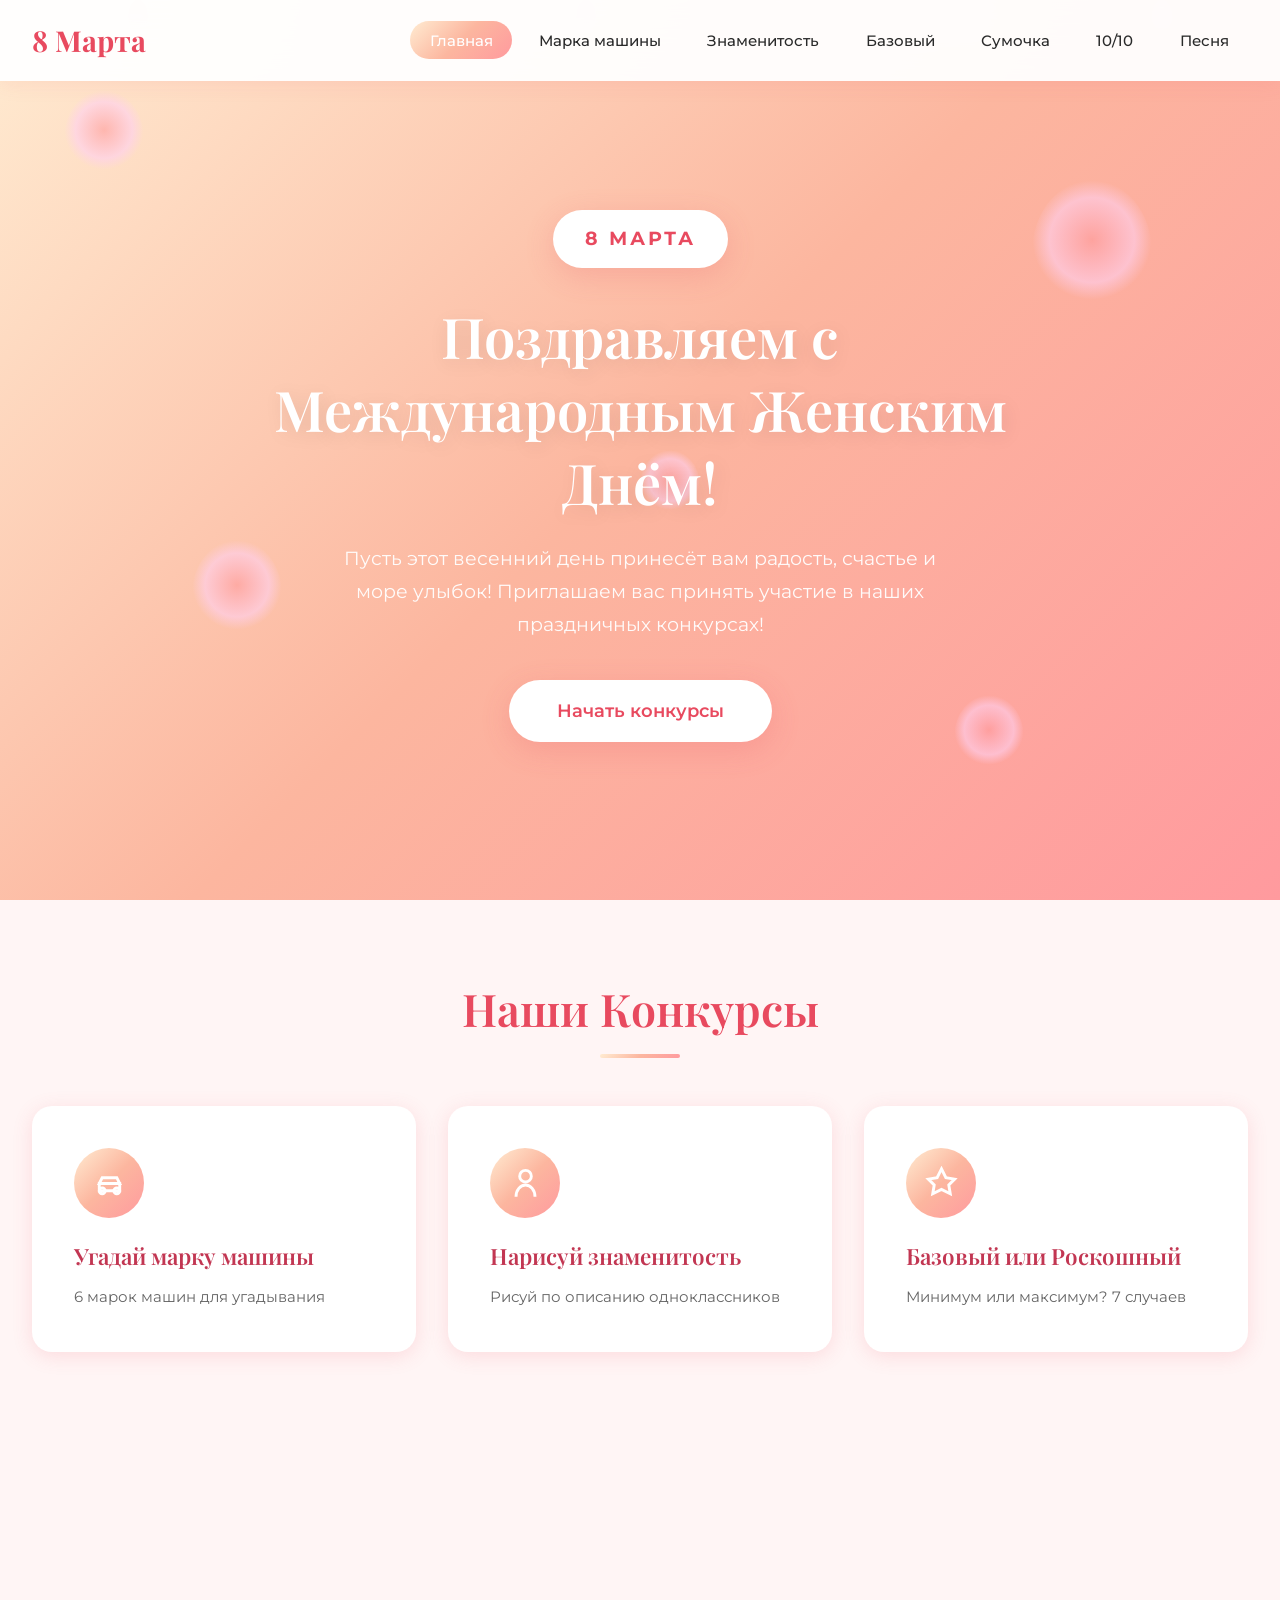
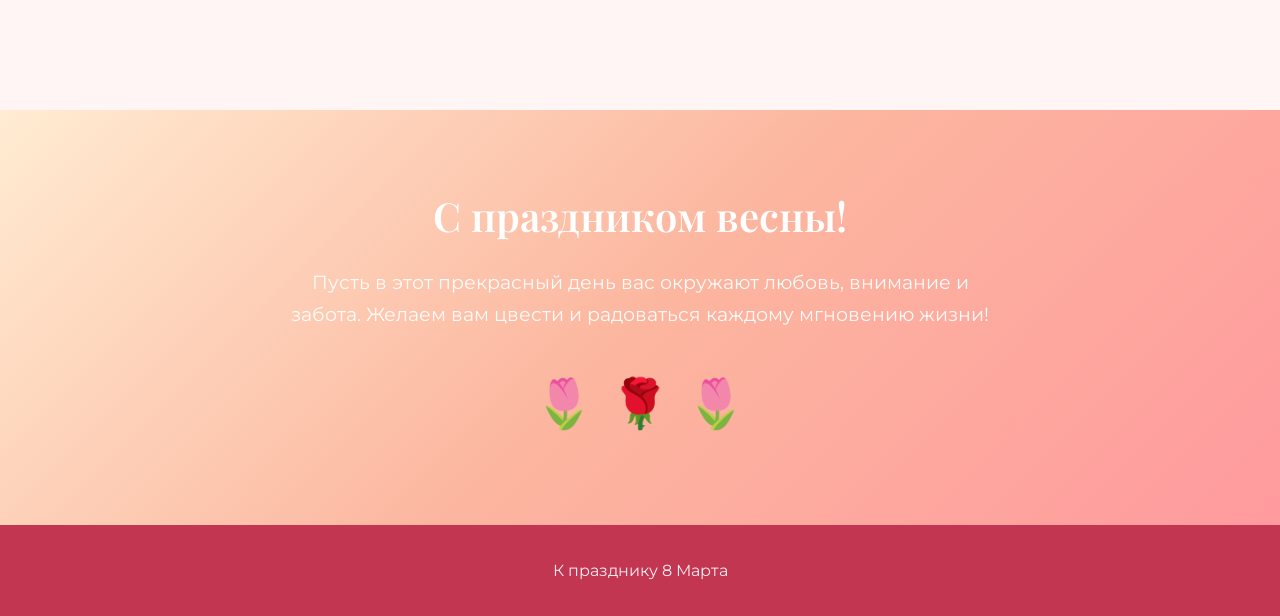
<file: index.html>
<!DOCTYPE html>
<html lang="ru">
<head>
    <meta charset="UTF-8">
    <meta name="viewport" content="width=device-width, initial-scale=1.0">
    <title>8 Марта - Праздничные Конкурсы</title>
    <link rel="stylesheet" href="style.css">
    <link href="https://fonts.googleapis.com/css2?family=Playfair+Display:wght@400;600;700&family=Montserrat:wght@300;400;500;600&display=swap" rel="stylesheet">
</head>
<body>
    <header class="main-header">
        <nav class="nav-container">
            <a href="index.html" class="logo">8 Марта</a>
            <button class="mobile-menu-btn" aria-label="Меню">
                <span></span>
                <span></span>
                <span></span>
            </button>
            <ul class="nav-menu">
                <li><a href="index.html" class="active">Главная</a></li>
                <li><a href="cars.html">Марка машины</a></li>
                <li><a href="celebrity.html">Знаменитость</a></li>
                <li><a href="basic.html">Базовый</a></li>
                <li><a href="bag.html">Сумочка</a></li>
                <li><a href="ten.html">10/10</a></li>
                <li><a href="song.html">Песня</a></li>
            </ul>
        </nav>
    </header>

    <main>
        <section class="hero">
            <div class="hero-bg">
                <div class="flower flower-1"></div>
                <div class="flower flower-2"></div>
                <div class="flower flower-3"></div>
                <div class="flower flower-4"></div>
                <div class="flower flower-5"></div>
                <div class="petal petal-1"></div>
                <div class="petal petal-2"></div>
                <div class="petal petal-3"></div>
                <div class="petal petal-4"></div>
                <div class="petal petal-5"></div>
                <div class="petal petal-6"></div>
            </div>
            <div class="hero-content fade-in">
                <div class="date-badge">8 МАРТА</div>
                <h1>Поздравляем с Международным Женским Днём!</h1>
                <p class="hero-subtitle">Пусть этот весенний день принесёт вам радость, счастье и море улыбок! Приглашаем вас принять участие в наших праздничных конкурсах!</p>
                <a href="cars.html" class="btn-primary">Начать конкурсы</a>
            </div>
        </section>

        <section class="contests-preview">
            <h2 class="section-title fade-in">Наши Конкурсы</h2>
            <div class="contests-grid">
                <a href="cars.html" class="contest-card fade-in">
                    <div class="card-icon">
                        <svg viewBox="0 0 24 24" fill="none" stroke="currentColor" stroke-width="2">
                            <path d="M5 17h14v-5H5v5zm0-5l2-4h10l2 4H5z"/>
                            <circle cx="7" cy="17" r="2"/>
                            <circle cx="17" cy="17" r="2"/>
                        </svg>
                    </div>
                    <h3>Угадай марку машины</h3>
                    <p>6 марок машин для угадывания</p>
                </a>
                <a href="celebrity.html" class="contest-card fade-in">
                    <div class="card-icon">
                        <svg viewBox="0 0 24 24" fill="none" stroke="currentColor" stroke-width="2">
                            <circle cx="12" cy="7" r="4"/>
                            <path d="M5.5 21c0-4.5 3-8 6.5-8s6.5 3.5 6.5 8"/>
                        </svg>
                    </div>
                    <h3>Нарисуй знаменитость</h3>
                    <p>Рисуй по описанию одноклассников</p>
                </a>
                <a href="basic.html" class="contest-card fade-in">
                    <div class="card-icon">
                        <svg viewBox="0 0 24 24" fill="none" stroke="currentColor" stroke-width="2">
                            <path d="M12 2l3 6 6 1-4 4 1 6-6-3-6 3 1-6-4-4 6-1z"/>
                        </svg>
                    </div>
                    <h3>Базовый или Роскошный</h3>
                    <p>Минимум или максимум? 7 случаев</p>
                </a>
                <a href="bag.html" class="contest-card fade-in">
                    <div class="card-icon">
                        <svg viewBox="0 0 24 24" fill="none" stroke="currentColor" stroke-width="2">
                            <path d="M6 2l1 10h10l1-10M8 12v8h8v-8M10 2v3M14 2v3"/>
                        </svg>
                    </div>
                    <h3>Собери сумочку</h3>
                    <p>Запомни и назови предметы</p>
                </a>
                <a href="ten.html" class="contest-card fade-in">
                    <div class="card-icon">
                        <svg viewBox="0 0 24 24" fill="none" stroke="currentColor" stroke-width="2">
                            <path d="M12 2l2.4 7.4h7.6l-6 4.6 2.3 7-6.3-4.6-6.3 4.6 2.3-7-6-4.6h7.6z"/>
                        </svg>
                    </div>
                    <h3>Он 10/10, но он...</h3>
                    <p>5 забавных случаев</p>
                </a>
                <a href="song.html" class="contest-card fade-in">
                    <div class="card-icon">
                        <svg viewBox="0 0 24 24" fill="none" stroke="currentColor" stroke-width="2">
                            <path d="M9 18V5l12-2v13"/>
                            <circle cx="6" cy="18" r="3"/>
                            <circle cx="18" cy="16" r="3"/>
                        </svg>
                    </div>
                    <h3>Угадай песню</h3>
                    <p>4 музыкальных загадки</p>
                </a>
            </div>
        </section>

        <section class="wishes-section fade-in">
            <div class="wishes-content">
                <h2>С праздником весны!</h2>
                <p>Пусть в этот прекрасный день вас окружают любовь, внимание и забота. Желаем вам цвести и радоваться каждому мгновению жизни!</p>
                <div class="flowers-decoration">
                    <span class="tulip">🌷</span>
                    <span class="rose">🌹</span>
                    <span class="tulip">🌷</span>
                </div>
            </div>
        </section>
    </main>

    <footer>
        <p>К празднику 8 Марта</p>
    </footer>

    <script src="script.js"></script>
</body>
</html>
</file>
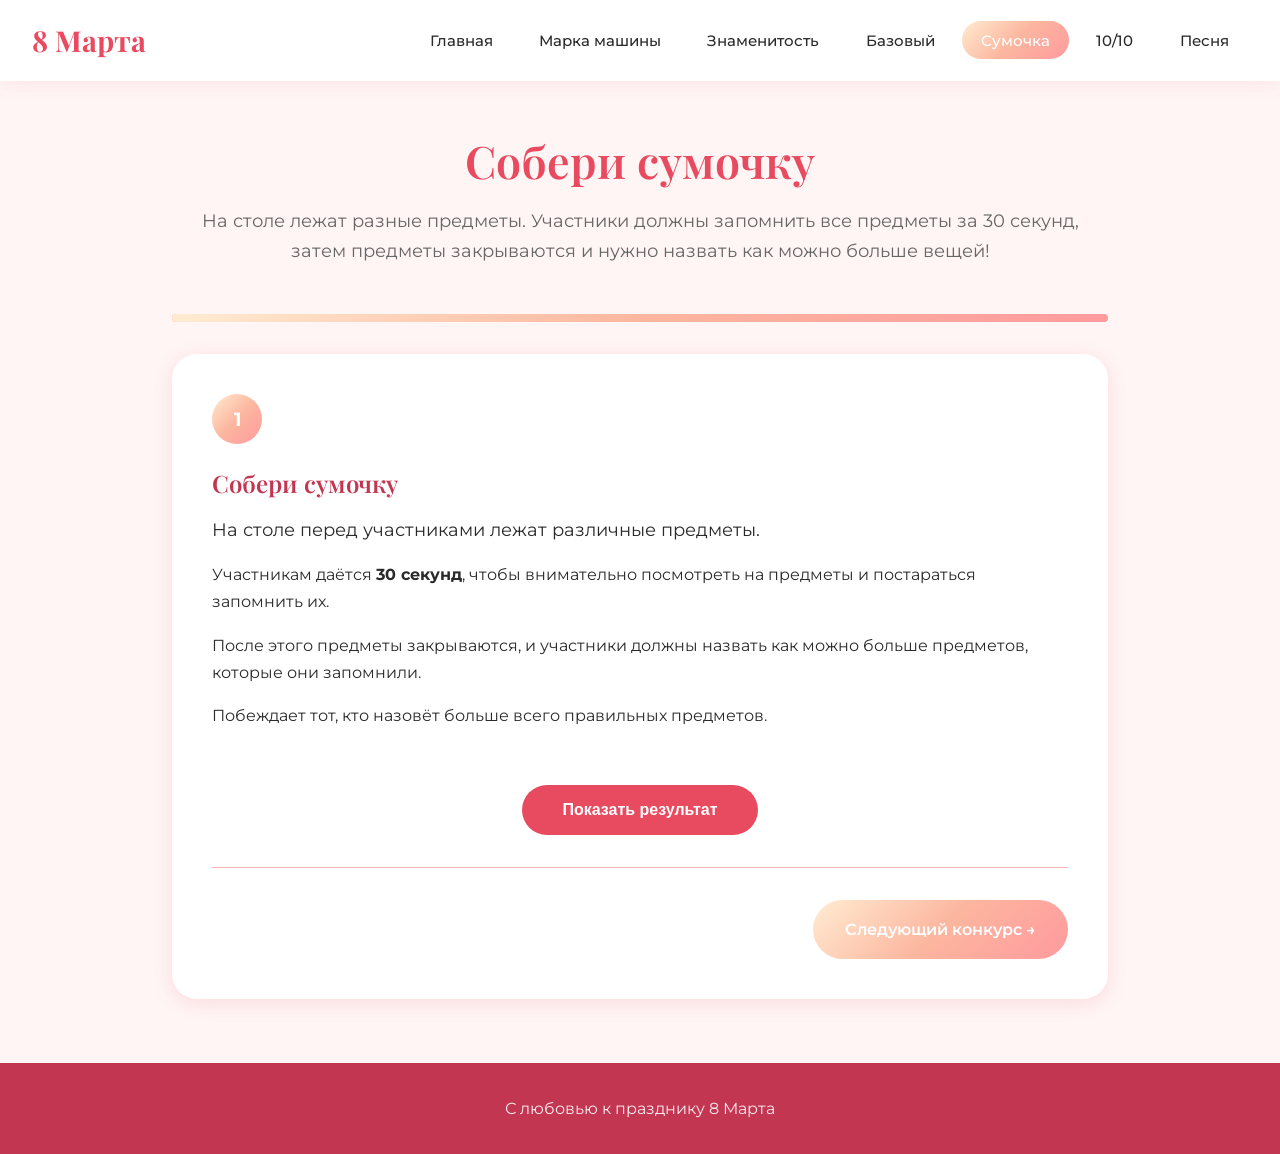
<file: bag.html>
<!DOCTYPE html>
<html lang="ru">
<head>
    <meta charset="UTF-8">
    <meta name="viewport" content="width=device-width, initial-scale=1.0">
    <title>Собери сумочку - 8 Марта</title>
    <link rel="stylesheet" href="style.css">
    <link href="https://fonts.googleapis.com/css2?family=Playfair+Display:wght@400;600;700&family=Montserrat:wght@300;400;500;600&display=swap" rel="stylesheet">
</head>
<body>
    <header class="main-header">
        <nav class="nav-container">
            <a href="index.html" class="logo">8 Марта</a>
            <button class="mobile-menu-btn" aria-label="Меню">
                <span></span>
                <span></span>
                <span></span>
            </button>
            <ul class="nav-menu">
                <li><a href="index.html">Главная</a></li>
                <li><a href="cars.html">Марка машины</a></li>
                <li><a href="celebrity.html">Знаменитость</a></li>
                <li><a href="basic.html">Базовый</a></li>
                <li><a href="bag.html" class="active">Сумочка</a></li>
                <li><a href="ten.html">10/10</a></li>
                <li><a href="song.html">Песня</a></li>
            </ul>
        </nav>
    </header>

    <main class="contest-page">
        <div class="contest-container">
            <div class="contest-header fade-in">
                <h1>Собери сумочку</h1>
                <p>На столе лежат разные предметы. Участники должны запомнить все предметы за 30 секунд, затем предметы закрываются и нужно назвать как можно больше вещей!</p>
            </div>

            <div class="progress-container">
                <div class="progress-bar" style="width: 0%"></div>
            </div>

            <!-- Main Game Card -->
            <div class="task-card">
    <div class="task-number">1</div>
    <div class="task-content">
        <h3>Собери сумочку</h3>

        <p style="font-size: 1.1rem; margin-bottom: 1rem;">
            На столе перед участниками лежат различные предметы.
        </p>

        <p style="margin-bottom: 1rem;">
            Участникам даётся <strong>30 секунд</strong>, чтобы внимательно
            посмотреть на предметы и постараться запомнить их.
        </p>

        <p style="margin-bottom: 1rem;">
            После этого предметы закрываются, и участники должны назвать
            как можно больше предметов, которые они запомнили.
        </p>

        <p style="margin-bottom: 2rem;">
            Побеждает тот, кто назовёт больше всего правильных предметов.
        </p>

        <div style="text-align:center;">
            <button class="btn-answer" onclick="showResult()">Показать результат</button>
        </div>
    </div>

    <div class="answer-section" id="answerSection">
        <h4>Результат конкурса</h4>

        <div class="answer-content">

            <p style="font-size:1.1rem; margin-bottom:1rem;">
                Всего на столе было <strong>15 предметов</strong>.
            </p>

            <div style="margin-top:1rem; padding:1rem; background: var(--gradient-main); border-radius:15px; color:white;">

                <p><strong>Подсчёт результатов:</strong></p>

                <p>15 — феноменальная память</p>
                <p>10–14 — отличный результат</p>
                <p>5–9 — хороший результат</p>
                <p>1–4 — можно лучше</p>

            </div>

        </div>
    </div>

    <div class="task-navigation">
        <span></span>
        <a href="ten.html" class="btn-next active" style="opacity:1; pointer-events:auto;">Следующий конкурс →</a>
    </div>
</div>

        </div>
    </main>

    <footer>
        <p>С любовью к празднику 8 Марта</p>
    </footer>

    <script src="script.js"></script>
    <script>
        function hideItems() {
            const grid = document.getElementById('itemsGrid');
            const btn = document.getElementById('hideBtn');
            const answer = document.getElementById('answerSection');

            grid.style.filter = 'blur(20px)';
            grid.style.pointerEvents = 'none';
            btn.textContent = 'Показать ответ';
            btn.onclick = function() {
                answer.classList.add('visible');
                grid.style.display = 'none';
                this.disabled = true;
                this.textContent = 'Ответ показан';
            };
        }
    </script>
</body>
</html>
</file>
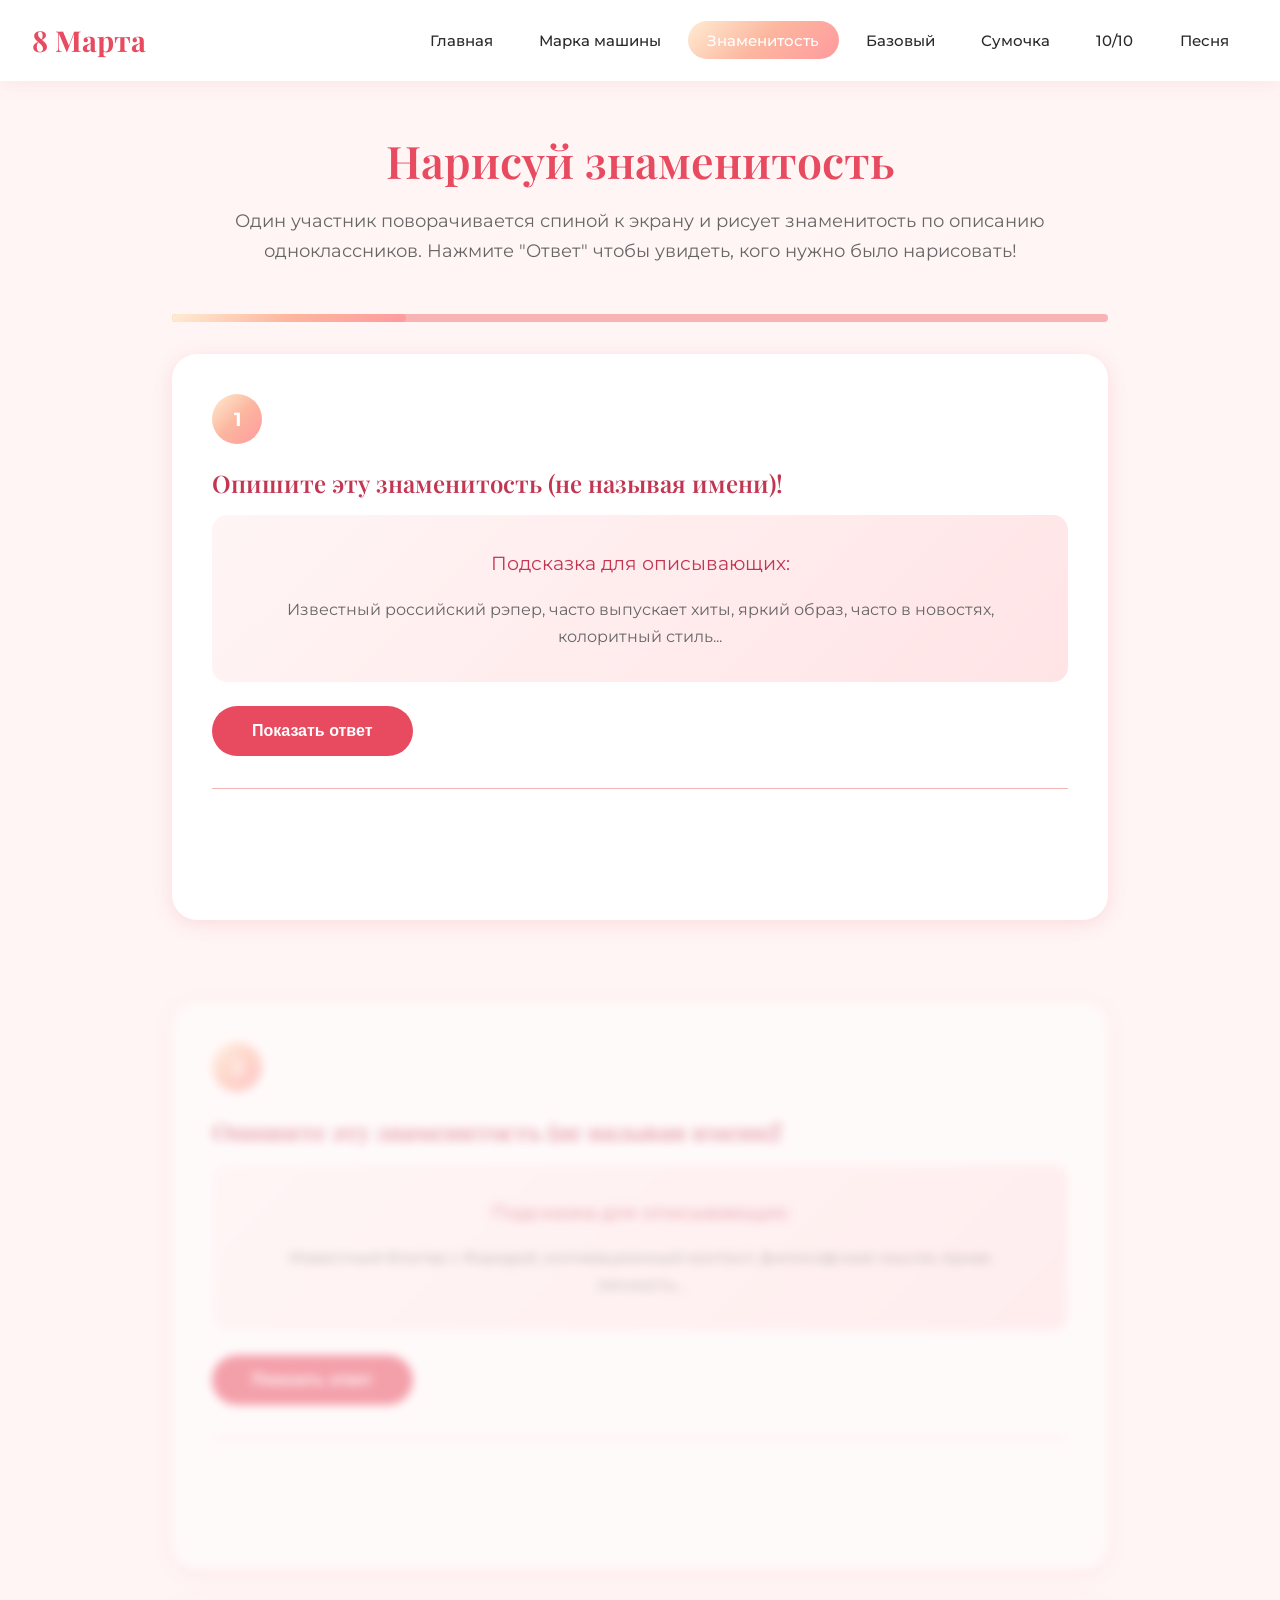
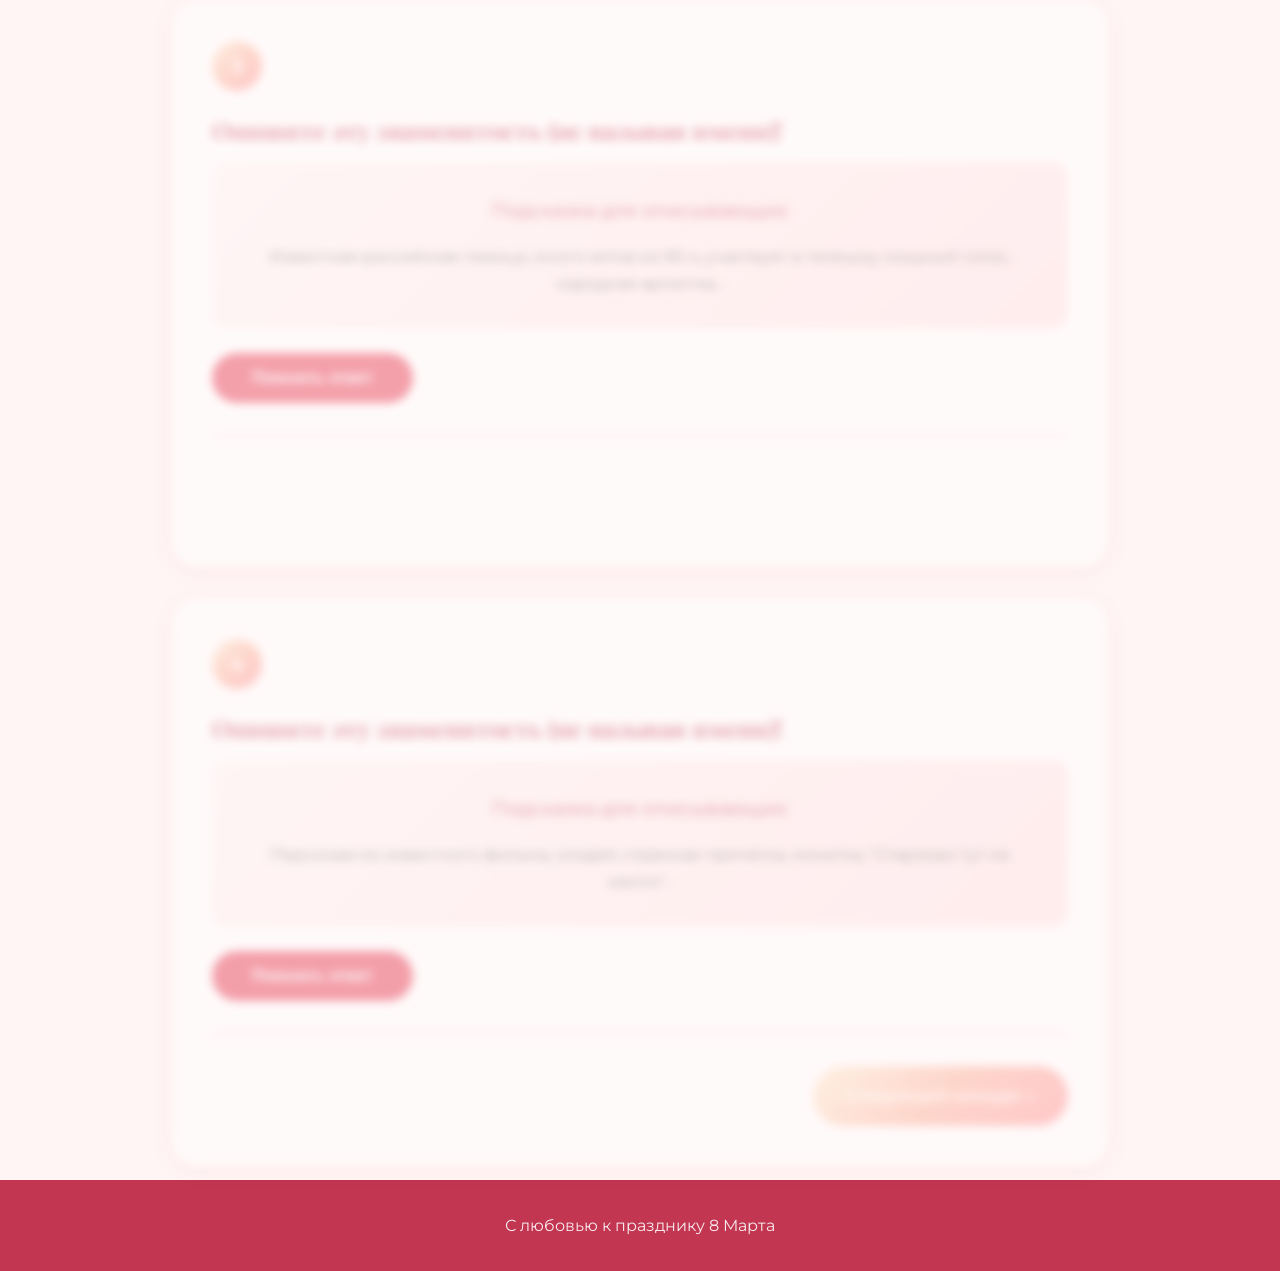
<file: celebrity.html>
<!DOCTYPE html>
<html lang="ru">
<head>
    <meta charset="UTF-8">
    <meta name="viewport" content="width=device-width, initial-scale=1.0">
    <title>Нарисуй знаменитость - 8 Марта</title>
    <link rel="stylesheet" href="style.css">
    <link href="https://fonts.googleapis.com/css2?family=Playfair+Display:wght@400;600;700&family=Montserrat:wght@300;400;500;600&display=swap" rel="stylesheet">
</head>
<body>
    <header class="main-header">
        <nav class="nav-container">
            <a href="index.html" class="logo">8 Марта</a>
            <button class="mobile-menu-btn" aria-label="Меню">
                <span></span>
                <span></span>
                <span></span>
            </button>
            <ul class="nav-menu">
                <li><a href="index.html">Главная</a></li>
                <li><a href="cars.html">Марка машины</a></li>
                <li><a href="celebrity.html" class="active">Знаменитость</a></li>
                <li><a href="basic.html">Базовый</a></li>
                <li><a href="bag.html">Сумочка</a></li>
                <li><a href="ten.html">10/10</a></li>
                <li><a href="song.html">Песня</a></li>
            </ul>
        </nav>
    </header>

    <main class="contest-page">
        <div class="contest-container">
            <div class="contest-header fade-in">
                <h1>Нарисуй знаменитость</h1>
                <p>Один участник поворачивается спиной к экрану и рисует знаменитость по описанию одноклассников. Нажмите "Ответ" чтобы увидеть, кого нужно было нарисовать!</p>
            </div>

            <div class="progress-container">
                <div class="progress-bar" style="width: 0%"></div>
            </div>

            <!-- Celebrity 1: Morgenshtern -->
            <div class="task-card">
                <div class="task-number">1</div>
                <div class="task-content">
                    <h3>Опишите эту знаменитость (не называя имени)!</h3>
                    <div class="celebrity-hint" style="background: var(--gradient-card); padding: 2rem; border-radius: 15px; text-align: center;">
                        <p style="font-size: 1.2rem; color: var(--primary-dark);">Подсказка для описывающих:</p>
                        <p style="font-size: 1rem; color: var(--text-light); margin-top: 1rem;">Известный российский рэпер, часто выпускает хиты, яркий образ, часто в новостях, колоритный стиль...</p>
                    </div>
                    <button class="btn-answer">Показать ответ</button>
                </div>
                <div class="answer-section">
                    <h4>Ответ:</h4>
                    <div class="answer-content celebrity-card">
                        <img src="Снимок экрана 2026-03-05 162457.png" alt="Арсен Маркарян" class="celebrity-image">
                        <h3 style="font-size: 1.8rem; color: var(--primary);">Моргенштерн</h3>
                        <p style="color: var(--text-light);">Алишер Тагирович Моргенштерн - российский рэпер, музыкальный продюсер и видеоблогер.</p>
                    </div>
                </div>
                <div class="task-navigation">
                    <span></span>
                    <a href="#task2" class="btn-next">Следующий вопрос →</a>
                </div>
            </div>

            <!-- Celebrity 2: Arsen Markaryan -->
            <div class="task-card" id="task2">
                <div class="task-number">2</div>
                <div class="task-content">
                    <h3>Опишите эту знаменитость (не называя имени)!</h3>
                    <div class="celebrity-hint" style="background: var(--gradient-card); padding: 2rem; border-radius: 15px; text-align: center;">
                        <p style="font-size: 1.2rem; color: var(--primary-dark);">Подсказка для описывающих:</p>
                        <p style="font-size: 1rem; color: var(--text-light); margin-top: 1rem;">Известный блогер с бородой, мотивационный контент, философские мысли, яркая личность...</p>
                    </div>
                    <button class="btn-answer">Показать ответ</button>
                </div>
                <div class="answer-section">
                    <h4>Ответ:</h4>
                    <div class="answer-content celebrity-card">
                        <img src="Снимок экрана 2026-03-05 161905.png" alt="Арсен Маркарян" class="celebrity-image">
                        <h3 style="font-size: 1.8rem; color: var(--primary);">Арсен Маркарян</h3>
                        <p style="color: var(--text-light);">Известный блогер и мотивационный спикер.</p>
                    </div>
                </div>
                <div class="task-navigation">
                    <span></span>
                    <a href="#task3" class="btn-next">Следующий вопрос →</a>
                </div>
            </div>

            <!-- Celebrity 3: Larisa Dolina -->
            <div class="task-card" id="task3">
                <div class="task-number">3</div>
                <div class="task-content">
                    <h3>Опишите эту знаменитость (не называя имени)!</h3>
                    <div class="celebrity-hint" style="background: var(--gradient-card); padding: 2rem; border-radius: 15px; text-align: center;">
                        <p style="font-size: 1.2rem; color: var(--primary-dark);">Подсказка для описывающих:</p>
                        <p style="font-size: 1rem; color: var(--text-light); margin-top: 1rem;">Известная российская певица, много хитов из 90-х, участвует в телешоу, мощный голос, народная артистка...</p>
                    </div>
                    <button class="btn-answer">Показать ответ</button>
                </div>
                <div class="answer-section">
                    <h4>Ответ:</h4>
                    <div class="answer-content celebrity-card">
                    <img src="Снимок экрана 2026-03-05 162629.png" alt="Лариса Долина" class="celebrity-image">
                        <h3 style="font-size: 1.8rem; color: var(--primary);">Лариса Долина</h3>
                        <p style="color: var(--text-light);">Лариса Александровна Долина - советская и российская эстрадная певица, Народная артистка России.</p>
                    </div>
                </div>
                <div class="task-navigation">
                    <span></span>
                    <a href="#task4" class="btn-next">Следующий вопрос →</a>
                </div>
            </div>

            <!-- Celebrity 4: Anton Chigur -->
            <div class="task-card" id="task4">
                <div class="task-number">4</div>
                <div class="task-content">
                    <h3>Опишите эту знаменитость (не называя имени)!</h3>
                    <div class="celebrity-hint" style="background: var(--gradient-card); padding: 2rem; border-radius: 15px; text-align: center;">
                        <p style="font-size: 1.2rem; color: var(--primary-dark);">Подсказка для описывающих:</p>
                        <p style="font-size: 1rem; color: var(--text-light); margin-top: 1rem;">Персонаж из известного фильма, злодей, странная причёска, монетка, "Старикам тут не место"...</p>
                    </div>
                    <button class="btn-answer">Показать ответ</button>
                </div>
                <div class="answer-section">
                    <h4>Ответ:</h4>
                    <div class="answer-content celebrity-card">
                        <img src="Снимок экрана 2026-03-05 162818.png" alt="Антон Чигур" class="celebrity-image">
                        <h3 style="font-size: 1.8rem; color: var(--primary);">Антон Чигур</h3>
                        <p style="color: var(--text-light);">Антон Чигур - персонаж фильма "Старикам тут не место" (No Country for Old Men). Роль сыграл Хавьер Бардем, получивший за неё Оскар.</p>
                    </div>
                </div>
                <div class="task-navigation">
                    <span></span>
                    <a href="basic.html" class="btn-next active">Следующий конкурс →</a>
                </div>
            </div>

        </div>
    </main>

    <footer>
        <p>С любовью к празднику 8 Марта</p>
    </footer>

    <script src="script.js"></script>
</body>
</html>
</file>
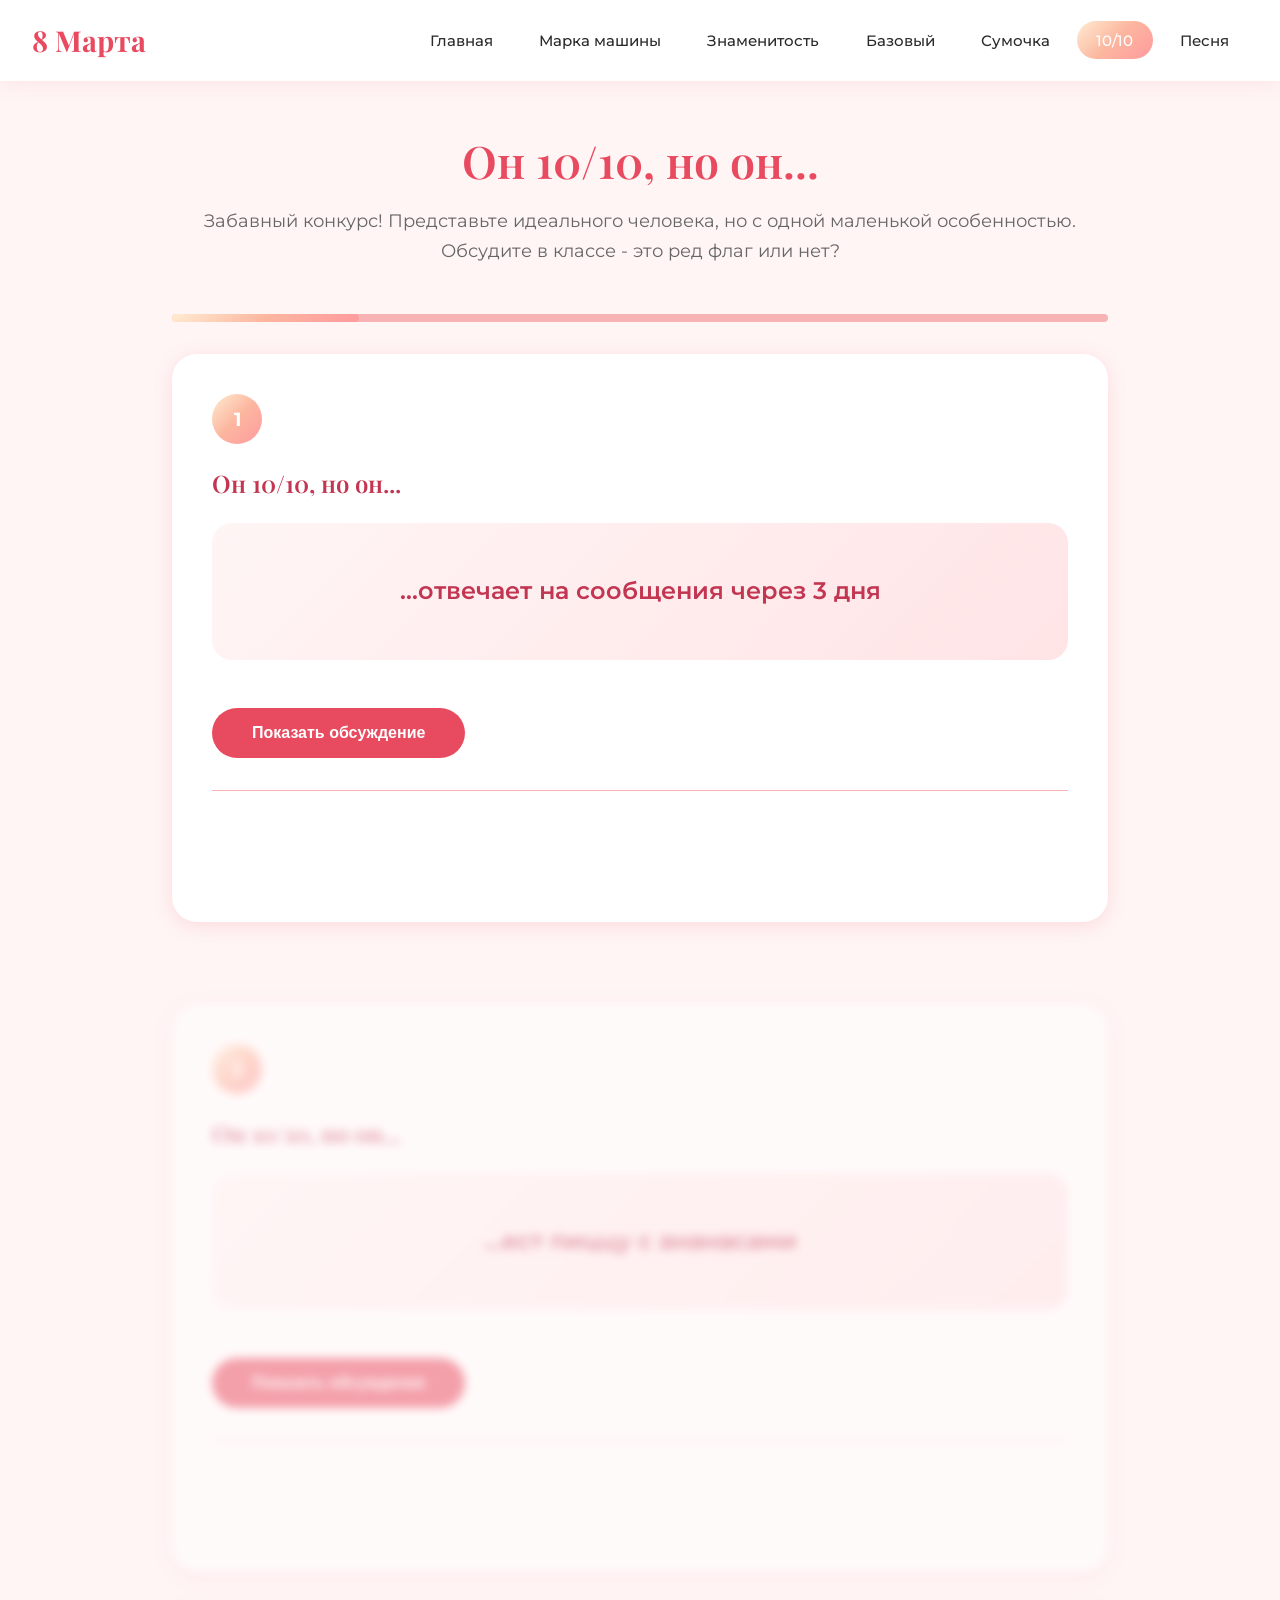
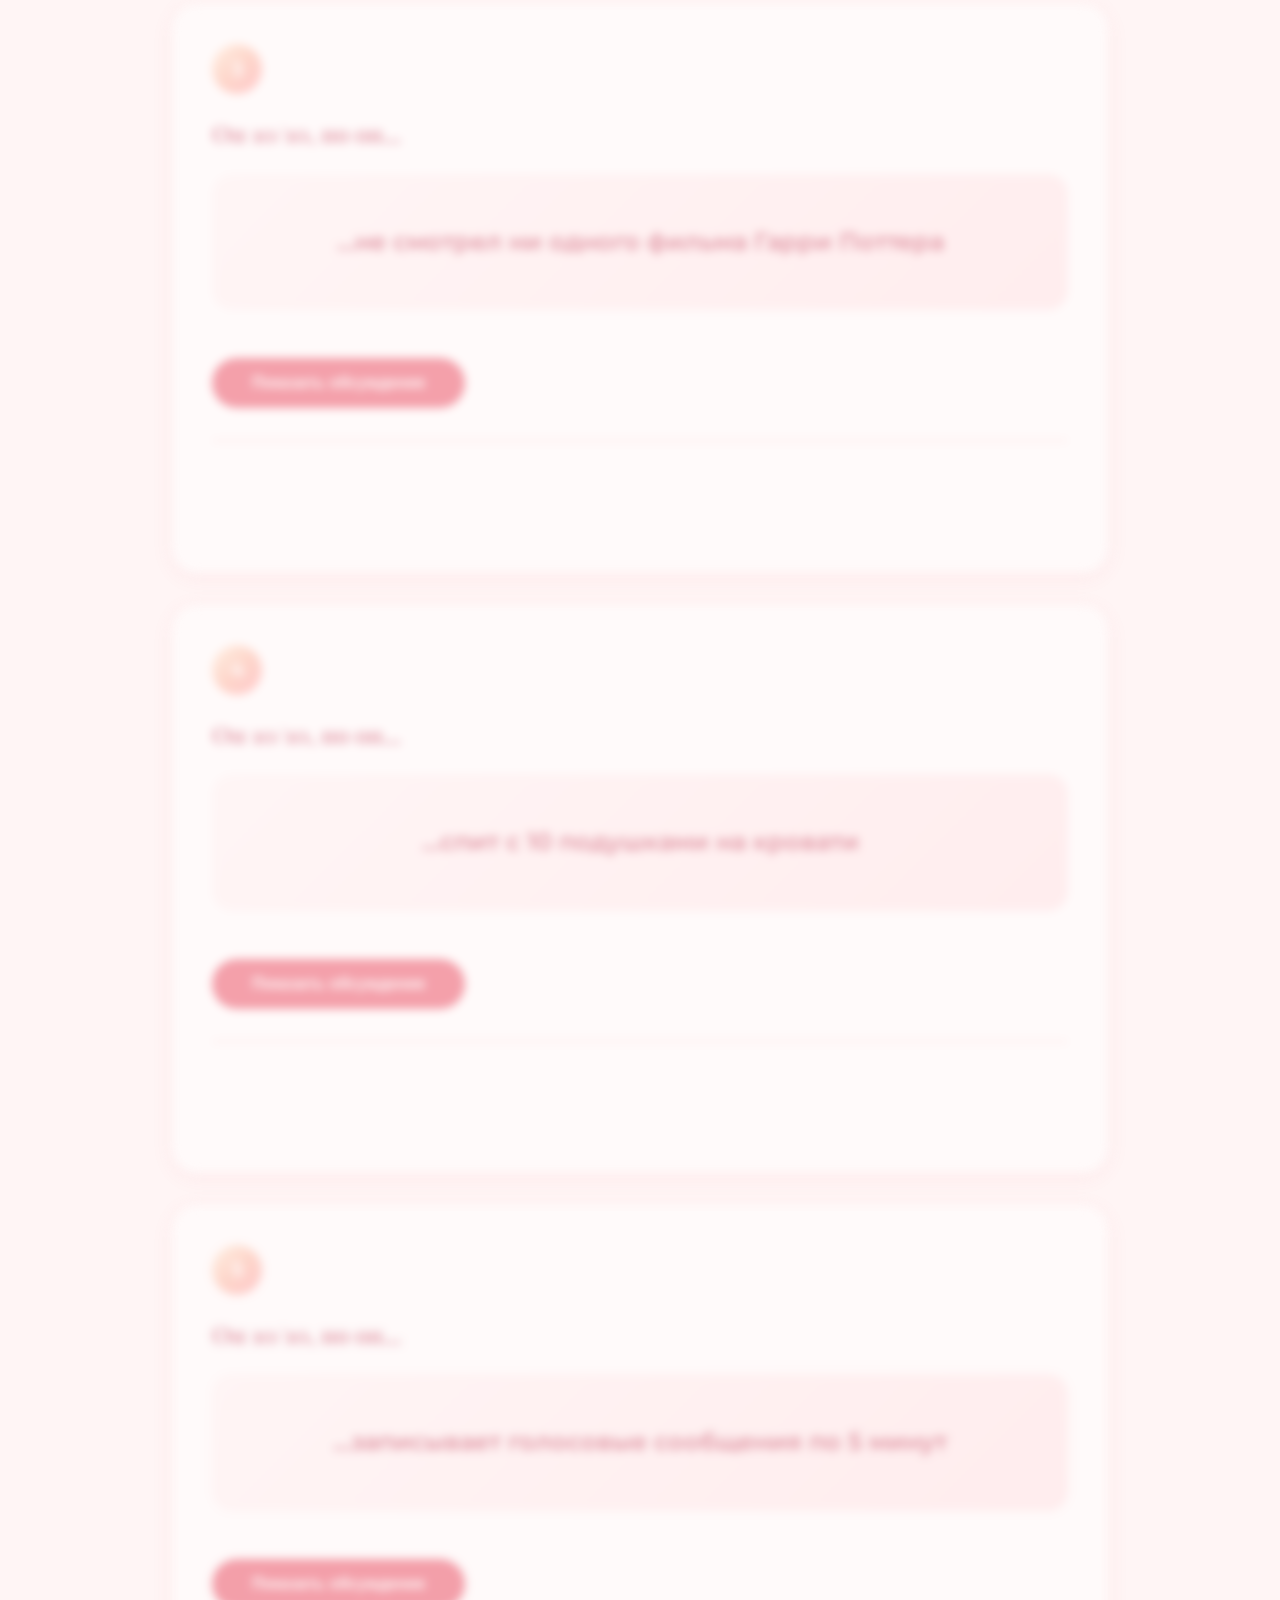
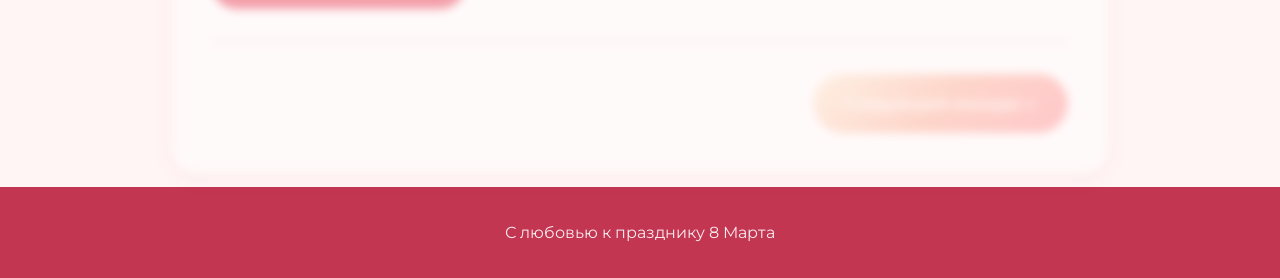
<file: ten.html>
<!DOCTYPE html>
<html lang="ru">
<head>
    <meta charset="UTF-8">
    <meta name="viewport" content="width=device-width, initial-scale=1.0">
    <title>Он 10/10, но он... - 8 Марта</title>
    <link rel="stylesheet" href="style.css">
    <link href="https://fonts.googleapis.com/css2?family=Playfair+Display:wght@400;600;700&family=Montserrat:wght@300;400;500;600&display=swap" rel="stylesheet">
</head>
<body>
    <header class="main-header">
        <nav class="nav-container">
            <a href="index.html" class="logo">8 Марта</a>
            <button class="mobile-menu-btn" aria-label="Меню">
                <span></span>
                <span></span>
                <span></span>
            </button>
            <ul class="nav-menu">
                <li><a href="index.html">Главная</a></li>
                <li><a href="cars.html">Марка машины</a></li>
                <li><a href="celebrity.html">Знаменитость</a></li>
                <li><a href="basic.html">Базовый</a></li>
                <li><a href="bag.html">Сумочка</a></li>
                <li><a href="ten.html" class="active">10/10</a></li>
                <li><a href="song.html">Песня</a></li>
            </ul>
        </nav>
    </header>

    <main class="contest-page">
        <div class="contest-container">
            <div class="contest-header fade-in">
                <h1>Он 10/10, но он...</h1>
                <p>Забавный конкурс! Представьте идеального человека, но с одной маленькой особенностью. Обсудите в классе - это ред флаг или нет?</p>
            </div>

            <div class="progress-container">
                <div class="progress-bar" style="width: 0%"></div>
            </div>

            <!-- Case 1 -->
            <div class="task-card">
                <div class="task-number">1</div>
                <div class="task-content">
                    <h3>Он 10/10, но он...</h3>
                    <div style="background: var(--gradient-card); padding: 3rem 2rem; border-radius: 20px; text-align: center; margin: 1.5rem 0;">
                        <p style="font-size: 1.5rem; color: var(--primary-dark); font-weight: 600;">...отвечает на сообщения через 3 дня</p>
                    </div>
                    <button class="btn-answer">Показать обсуждение</button>
                </div>
                <div class="answer-section">
                    <h4>Для обсуждения:</h4>
                    <div class="answer-content">
                        <p><strong>Аргументы "За":</strong> Может быть очень занятым человеком, не привязан к телефону, живёт реальной жизнью.</p>
                        <p style="margin-top: 1rem;"><strong>Аргументы "Против":</strong> Неуважение к собеседнику, отсутствие интереса, современные технологии позволяют отвечать быстрее.</p>
                        <p style="margin-top: 1rem; color: var(--primary); font-weight: 600;">Голосование: Ред флаг или нет?</p>
                    </div>
                </div>
                <div class="task-navigation">
                    <span></span>
                    <a href="#task2" class="btn-next">Следующий вопрос →</a>
                </div>
            </div>

            <!-- Case 2 -->
            <div class="task-card" id="task2">
                <div class="task-number">2</div>
                <div class="task-content">
                    <h3>Он 10/10, но он...</h3>
                    <div style="background: var(--gradient-card); padding: 3rem 2rem; border-radius: 20px; text-align: center; margin: 1.5rem 0;">
                        <p style="font-size: 1.5rem; color: var(--primary-dark); font-weight: 600;">...ест пиццу с ананасами</p>
                    </div>
                    <button class="btn-answer">Показать обсуждение</button>
                </div>
                <div class="answer-section">
                    <h4>Для обсуждения:</h4>
                    <div class="answer-content">
                        <p><strong>Аргументы "За":</strong> У каждого свои вкусы, это вкусно (для многих), это классика гавайской пиццы!</p>
                        <p style="margin-top: 1rem;"><strong>Аргументы "Против":</strong> Это преступление против итальянской кухни, фрукты на пицце - это странно!</p>
                        <p style="margin-top: 1rem; color: var(--primary); font-weight: 600;">Голосование: Ред флаг или нет?</p>
                    </div>
                </div>
                <div class="task-navigation">
                    <span></span>
                    <a href="#task3" class="btn-next">Следующий вопрос →</a>
                </div>
            </div>

            <!-- Case 3 -->
            <div class="task-card" id="task3">
                <div class="task-number">3</div>
                <div class="task-content">
                    <h3>Он 10/10, но он...</h3>
                    <div style="background: var(--gradient-card); padding: 3rem 2rem; border-radius: 20px; text-align: center; margin: 1.5rem 0;">
                        <p style="font-size: 1.5rem; color: var(--primary-dark); font-weight: 600;">...не смотрел ни одного фильма Гарри Поттера</p>
                    </div>
                    <button class="btn-answer">Показать обсуждение</button>
                </div>
                <div class="answer-section">
                    <h4>Для обсуждения:</h4>
                    <div class="answer-content">
                        <p><strong>Аргументы "За":</strong> Не все любят фэнтези, может предпочитать книги, у каждого свои интересы.</p>
                        <p style="margin-top: 1rem;"><strong>Аргументы "Против":</strong> Это культурный феномен! Как можно пропустить такую классику?</p>
                        <p style="margin-top: 1rem; color: var(--primary); font-weight: 600;">Голосование: Ред флаг или нет?</p>
                    </div>
                </div>
                <div class="task-navigation">
                    <span></span>
                    <a href="#task4" class="btn-next">Следующий вопрос →</a>
                </div>
            </div>

            <!-- Case 4 -->
            <div class="task-card" id="task4">
                <div class="task-number">4</div>
                <div class="task-content">
                    <h3>Он 10/10, но он...</h3>
                    <div style="background: var(--gradient-card); padding: 3rem 2rem; border-radius: 20px; text-align: center; margin: 1.5rem 0;">
                        <p style="font-size: 1.5rem; color: var(--primary-dark); font-weight: 600;">...спит с 10 подушками на кровати</p>
                    </div>
                    <button class="btn-answer">Показать обсуждение</button>
                </div>
                <div class="answer-section">
                    <h4>Для обсуждения:</h4>
                    <div class="answer-content">
                        <p><strong>Аргументы "За":</strong> Любит комфорт и уют, возможно проблемы со здоровьем, эстетика важна!</p>
                        <p style="margin-top: 1rem;"><strong>Аргументы "Против":</strong> Где спать-то? Куда их девать каждую ночь? Аллергия на пыль обеспечена!</p>
                        <p style="margin-top: 1rem; color: var(--primary); font-weight: 600;">Голосование: Ред флаг или нет?</p>
                    </div>
                </div>
                <div class="task-navigation">
                    <span></span>
                    <a href="#task5" class="btn-next">Следующий вопрос →</a>
                </div>
            </div>

            <!-- Case 5 -->
            <div class="task-card" id="task5">
                <div class="task-number">5</div>
                <div class="task-content">
                    <h3>Он 10/10, но он...</h3>
                    <div style="background: var(--gradient-card); padding: 3rem 2rem; border-radius: 20px; text-align: center; margin: 1.5rem 0;">
                        <p style="font-size: 1.5rem; color: var(--primary-dark); font-weight: 600;">...записывает голосовые сообщения по 5 минут</p>
                    </div>
                    <button class="btn-answer">Показать обсуждение</button>
                </div>
                <div class="answer-section">
                    <h4>Для обсуждения:</h4>
                    <div class="answer-content">
                        <p><strong>Аргументы "За":</strong> Это более личный способ общения, экономит время на печатание, слышно эмоции.</p>
                        <p style="margin-top: 1rem;"><strong>Аргументы "Против":</strong> Невозможно слушать в общественных местах, долго, иногда нужно просто короткий ответ!</p>
                        <p style="margin-top: 1rem; color: var(--primary); font-weight: 600;">Голосование: Ред флаг или нет?</p>
                    </div>
                </div>
                <div class="task-navigation">
                    <span></span>
                    <a href="song.html" class="btn-next active">Следующий конкурс →</a>
                </div>
            </div>

        </div>
    </main>

    <footer>
        <p>С любовью к празднику 8 Марта</p>
    </footer>

    <script src="script.js"></script>
</body>
</html>
</file>
<file: style.css>
/* === Global Styles === */
:root {
    --primary: #e84a5f;
    --primary-light: #ff6b81;
    --primary-dark: #c23652;
    --secondary: #f8b4b4;
    --accent: #ffd3b6;
    --gold: #d4af37;
    --cream: #fff5f5;
    --white: #ffffff;
    --text: #2a2a2a;
    --text-light: #666666;
    --gradient-main: linear-gradient(135deg, #ffecd2 0%, #fcb69f 50%, #ff9a9e 100%);
    --gradient-card: linear-gradient(135deg, #fff5f5 0%, #ffe4e6 100%);
    --shadow-soft: 0 4px 20px rgba(232, 74, 95, 0.15);
    --shadow-medium: 0 8px 30px rgba(232, 74, 95, 0.2);
    --shadow-strong: 0 15px 50px rgba(232, 74, 95, 0.25);
    --transition-smooth: all 0.4s cubic-bezier(0.4, 0, 0.2, 1);
    --transition-bounce: all 0.5s cubic-bezier(0.68, -0.55, 0.265, 1.55);
}

* {
    margin: 0;
    padding: 0;
    box-sizing: border-box;
}

html {
    scroll-behavior: smooth;
}

body {
    font-family: 'Montserrat', sans-serif;
    background: var(--cream);
    color: var(--text);
    line-height: 1.7;
    overflow-x: hidden;
}

h1, h2, h3, h4 {
    font-family: 'Playfair Display', serif;
    font-weight: 600;
    line-height: 1.3;
}

/* === Header & Navigation === */
.main-header {
    position: fixed;
    top: 0;
    left: 0;
    right: 0;
    z-index: 1000;
    background: rgba(255, 255, 255, 0.95);
    backdrop-filter: blur(20px);
    box-shadow: 0 2px 20px rgba(232, 74, 95, 0.1);
    transition: var(--transition-smooth);
}

.nav-container {
    max-width: 1400px;
    margin: 0 auto;
    padding: 1rem 2rem;
    display: flex;
    justify-content: space-between;
    align-items: center;
}

.logo {
    font-family: 'Playfair Display', serif;
    font-size: 1.8rem;
    font-weight: 700;
    color: var(--primary);
    text-decoration: none;
    position: relative;
}

.logo::after {
    content: '';
    position: absolute;
    bottom: -2px;
    left: 0;
    width: 100%;
    height: 3px;
    background: var(--gradient-main);
    border-radius: 2px;
    transform: scaleX(0);
    transition: transform 0.3s ease;
}

.logo:hover::after {
    transform: scaleX(1);
}

.nav-menu {
    display: flex;
    list-style: none;
    gap: 0.5rem;
}

.nav-menu a {
    text-decoration: none;
    color: var(--text);
    padding: 0.6rem 1.2rem;
    border-radius: 25px;
    font-weight: 500;
    font-size: 0.95rem;
    transition: var(--transition-smooth);
    position: relative;
    overflow: hidden;
}

.nav-menu a::before {
    content: '';
    position: absolute;
    top: 0;
    left: 0;
    width: 100%;
    height: 100%;
    background: var(--gradient-main);
    opacity: 0;
    transition: opacity 0.3s ease;
    border-radius: 25px;
    z-index: -1;
}

.nav-menu a:hover::before,
.nav-menu a.active::before {
    opacity: 1;
}

.nav-menu a:hover,
.nav-menu a.active {
    color: var(--white);
    transform: translateY(-2px);
}

.mobile-menu-btn {
    display: none;
    flex-direction: column;
    gap: 5px;
    background: none;
    border: none;
    cursor: pointer;
    padding: 5px;
}

.mobile-menu-btn span {
    width: 25px;
    height: 3px;
    background: var(--primary);
    border-radius: 2px;
    transition: var(--transition-smooth);
}

/* === Hero Section === */
.hero {
    min-height: 100vh;
    display: flex;
    align-items: center;
    justify-content: center;
    position: relative;
    overflow: hidden;
    padding: 120px 2rem 60px;
    background: var(--gradient-main);
}

.hero-bg {
    position: absolute;
    top: 0;
    left: 0;
    width: 100%;
    height: 100%;
    overflow: hidden;
    pointer-events: none;
}

.flower {
    position: absolute;
    width: 100px;
    height: 100px;
    background: radial-gradient(circle, #ff9a9e 0%, #fecfef 50%, transparent 70%);
    border-radius: 50% 50% 50% 50% / 60% 60% 40% 40%;
    opacity: 0.6;
    animation: float 8s ease-in-out infinite;
}

.flower-1 { top: 10%; left: 5%; animation-delay: 0s; width: 80px; height: 80px; }
.flower-2 { top: 20%; right: 10%; animation-delay: 1s; width: 120px; height: 120px; }
.flower-3 { bottom: 30%; left: 15%; animation-delay: 2s; width: 90px; height: 90px; }
.flower-4 { bottom: 15%; right: 20%; animation-delay: 3s; width: 70px; height: 70px; }
.flower-5 { top: 50%; left: 50%; animation-delay: 4s; width: 60px; height: 60px; }

.petal {
    position: absolute;
    width: 20px;
    height: 30px;
    background: linear-gradient(135deg, #ffb6c1 0%, #ffc0cb 100%);
    border-radius: 50% 50% 50% 50% / 60% 60% 40% 40%;
    opacity: 0.7;
    animation: fall 10s linear infinite;
}

.petal-1 { left: 10%; animation-delay: 0s; }
.petal-2 { left: 25%; animation-delay: 2s; }
.petal-3 { left: 45%; animation-delay: 4s; }
.petal-4 { left: 60%; animation-delay: 1s; }
.petal-5 { left: 75%; animation-delay: 3s; }
.petal-6 { left: 90%; animation-delay: 5s; }

@keyframes float {
    0%, 100% { transform: translateY(0) rotate(0deg) scale(1); }
    25% { transform: translateY(-20px) rotate(5deg) scale(1.05); }
    50% { transform: translateY(-10px) rotate(-5deg) scale(1); }
    75% { transform: translateY(-25px) rotate(3deg) scale(1.02); }
}

@keyframes fall {
    0% {
        transform: translateY(-100vh) rotate(0deg);
        opacity: 0;
    }
    10% { opacity: 0.7; }
    90% { opacity: 0.7; }
    100% {
        transform: translateY(100vh) rotate(720deg);
        opacity: 0;
    }
}

.hero-content {
    text-align: center;
    max-width: 800px;
    position: relative;
    z-index: 10;
}

.date-badge {
    display: inline-block;
    background: var(--white);
    color: var(--primary);
    padding: 0.8rem 2rem;
    border-radius: 50px;
    font-weight: 700;
    font-size: 1.2rem;
    letter-spacing: 3px;
    margin-bottom: 2rem;
    box-shadow: var(--shadow-medium);
    animation: pulse 2s ease-in-out infinite;
}

@keyframes pulse {
    0%, 100% { transform: scale(1); box-shadow: var(--shadow-medium); }
    50% { transform: scale(1.05); box-shadow: var(--shadow-strong); }
}

.hero h1 {
    font-size: clamp(2rem, 5vw, 3.5rem);
    color: var(--white);
    margin-bottom: 1.5rem;
    text-shadow: 2px 4px 20px rgba(0, 0, 0, 0.1);
}

.hero-subtitle {
    font-size: 1.2rem;
    color: var(--white);
    margin-bottom: 2.5rem;
    opacity: 0.95;
    max-width: 600px;
    margin-left: auto;
    margin-right: auto;
}

.btn-primary {
    display: inline-block;
    background: var(--white);
    color: var(--primary);
    padding: 1rem 3rem;
    border-radius: 50px;
    font-weight: 600;
    font-size: 1.1rem;
    text-decoration: none;
    box-shadow: var(--shadow-medium);
    transition: var(--transition-bounce);
    position: relative;
    overflow: hidden;
}

.btn-primary::before {
    content: '';
    position: absolute;
    top: 50%;
    left: 50%;
    width: 0;
    height: 0;
    background: var(--primary);
    border-radius: 50%;
    transition: all 0.5s ease;
    transform: translate(-50%, -50%);
}

.btn-primary:hover::before {
    width: 300px;
    height: 300px;
}

.btn-primary:hover {
    color: var(--white);
    transform: translateY(-5px);
    box-shadow: var(--shadow-strong);
}

.btn-primary span {
    position: relative;
    z-index: 1;
}

/* === Section Styles === */
.section-title {
    text-align: center;
    font-size: clamp(1.8rem, 4vw, 2.8rem);
    color: var(--primary);
    margin-bottom: 3rem;
    position: relative;
}

.section-title::after {
    content: '';
    display: block;
    width: 80px;
    height: 4px;
    background: var(--gradient-main);
    margin: 1rem auto 0;
    border-radius: 2px;
}

/* === Contests Preview === */
.contests-preview {
    padding: 80px 2rem;
    max-width: 1400px;
    margin: 0 auto;
}

.contests-grid {
    display: grid;
    grid-template-columns: repeat(auto-fit, minmax(300px, 1fr));
    gap: 2rem;
}

.contest-card {
    background: var(--white);
    border-radius: 20px;
    padding: 2.5rem;
    text-decoration: none;
    color: var(--text);
    box-shadow: var(--shadow-soft);
    transition: var(--transition-smooth);
    position: relative;
    overflow: hidden;
    border: 2px solid transparent;
}

.contest-card::before {
    content: '';
    position: absolute;
    top: 0;
    left: 0;
    width: 100%;
    height: 5px;
    background: var(--gradient-main);
    transform: scaleX(0);
    transform-origin: left;
    transition: transform 0.4s ease;
}

.contest-card:hover {
    transform: translateY(-10px);
    box-shadow: var(--shadow-strong);
    border-color: var(--secondary);
}

.contest-card:hover::before {
    transform: scaleX(1);
}

.card-icon {
    width: 70px;
    height: 70px;
    background: var(--gradient-main);
    border-radius: 50%;
    display: flex;
    align-items: center;
    justify-content: center;
    margin-bottom: 1.5rem;
    transition: var(--transition-bounce);
}

.card-icon svg {
    width: 35px;
    height: 35px;
    color: var(--white);
}

.contest-card:hover .card-icon {
    transform: scale(1.1) rotate(5deg);
}

.contest-card h3 {
    font-size: 1.4rem;
    margin-bottom: 0.8rem;
    color: var(--primary-dark);
}

.contest-card p {
    color: var(--text-light);
    font-size: 0.95rem;
}

/* === Wishes Section === */
.wishes-section {
    background: var(--gradient-main);
    padding: 80px 2rem;
    text-align: center;
}

.wishes-content {
    max-width: 700px;
    margin: 0 auto;
}

.wishes-content h2 {
    font-size: 2.5rem;
    color: var(--white);
    margin-bottom: 1.5rem;
}

.wishes-content p {
    font-size: 1.2rem;
    color: var(--white);
    opacity: 0.95;
    margin-bottom: 2rem;
}

.flowers-decoration {
    font-size: 3rem;
    display: flex;
    justify-content: center;
    gap: 1rem;
}

.flowers-decoration span {
    animation: bounce 2s ease-in-out infinite;
}

.tulip { animation-delay: 0s; }
.rose { animation-delay: 0.3s; }

@keyframes bounce {
    0%, 100% { transform: translateY(0); }
    50% { transform: translateY(-15px); }
}

/* === Footer === */
footer {
    background: var(--primary-dark);
    color: var(--white);
    text-align: center;
    padding: 2rem;
}

footer p {
    opacity: 0.9;
}

/* === Fade In Animation === */
.fade-in {
    opacity: 0;
    transform: translateY(30px);
    transition: opacity 0.8s ease, transform 0.8s ease;
}

.fade-in.visible {
    opacity: 1;
    transform: translateY(0);
}

/* === Contest Page Styles === */
.contest-page {
    padding-top: 100px;
    min-height: 100vh;
    background: var(--cream);
}

.contest-container {
    max-width: 1000px;
    margin: 0 auto;
    padding: 2rem;
}

.contest-header {
    text-align: center;
    margin-bottom: 3rem;
}

.contest-header h1 {
    font-size: clamp(1.8rem, 4vw, 2.8rem);
    color: var(--primary);
    margin-bottom: 1rem;
}

.contest-header p {
    color: var(--text-light);
    font-size: 1.1rem;
}

/* === Task Card === */
.task-card {
    background: var(--white);
    border-radius: 25px;
    padding: 2.5rem;
    margin-bottom: 2rem;
    box-shadow: var(--shadow-soft);
    opacity: 0;
    transform: translateY(50px);
    transition: var(--transition-smooth);
}

.task-card.visible {
    opacity: 1;
    transform: translateY(0);
}

.task-card.locked {
    pointer-events: none;
    filter: blur(5px);
    opacity: 0.5;
}

.task-number {
    display: inline-block;
    background: var(--gradient-main);
    color: var(--white);
    width: 50px;
    height: 50px;
    border-radius: 50%;
    display: flex;
    align-items: center;
    justify-content: center;
    font-weight: 700;
    font-size: 1.2rem;
    margin-bottom: 1.5rem;
}

.task-content h3 {
    font-size: 1.5rem;
    color: var(--primary-dark);
    margin-bottom: 1rem;
}

.task-image {
    width: 100%;
    max-width: 500px;
    height: auto;
    border-radius: 15px;
    margin: 1.5rem auto;
    display: block;
    box-shadow: var(--shadow-soft);
    transition: var(--transition-smooth);
}

.task-image:hover {
    transform: scale(1.02);
    box-shadow: var(--shadow-medium);
}

/* === Answer Button === */
.btn-answer {
    display: inline-block;
    background: var(--primary);
    color: var(--white);
    padding: 1rem 2.5rem;
    border-radius: 50px;
    font-weight: 600;
    font-size: 1rem;
    border: none;
    cursor: pointer;
    transition: var(--transition-bounce);
    margin-top: 1.5rem;
}

.btn-answer:hover {
    background: var(--primary-dark);
    transform: translateY(-3px);
    box-shadow: var(--shadow-medium);
}

.btn-answer:disabled {
    background: #ccc;
    cursor: not-allowed;
    transform: none;
}

/* === Answer Section === */
.answer-section {
    margin-top: 2rem;
    padding-top: 2rem;
    border-top: 2px dashed var(--secondary);
    display: none;
}

.answer-section.visible {
    display: block;
    animation: slideDown 0.5s ease;
}

@keyframes slideDown {
    from {
        opacity: 0;
        transform: translateY(-20px);
    }
    to {
        opacity: 1;
        transform: translateY(0);
    }
}

.answer-section h4 {
    color: var(--primary);
    font-size: 1.3rem;
    margin-bottom: 1rem;
}

.answer-content {
    background: var(--gradient-card);
    padding: 1.5rem;
    border-radius: 15px;
    border-left: 5px solid var(--primary);
}

.answer-image {
    width: 100%;
    max-width: 300px;
    border-radius: 15px;
    margin: 1rem 0;
}

/* === Navigation Between Tasks === */
.task-navigation {
    display: flex;
    justify-content: space-between;
    align-items: center;
    margin-top: 2rem;
    padding-top: 2rem;
    border-top: 1px solid var(--secondary);
}

.btn-next {
    display: inline-flex;
    align-items: center;
    gap: 0.5rem;
    background: var(--gradient-main);
    color: var(--white);
    padding: 1rem 2rem;
    border-radius: 50px;
    font-weight: 600;
    text-decoration: none;
    transition: var(--transition-bounce);
    opacity: 0;
    pointer-events: none;
}

.btn-next.active {
    opacity: 1;
    pointer-events: auto;
}

.btn-next:hover {
    transform: translateX(5px);
    box-shadow: var(--shadow-medium);
}

/* === Music Player === */
.music-player {
    background: var(--gradient-card);
    border-radius: 20px;
    padding: 2rem;
    margin-top: 1.5rem;
    text-align: center;
}

.play-btn {
    width: 80px;
    height: 80px;
    border-radius: 50%;
    background: var(--gradient-main);
    border: none;
    cursor: pointer;
    display: flex;
    align-items: center;
    justify-content: center;
    margin: 0 auto 1rem;
    transition: var(--transition-bounce);
    box-shadow: var(--shadow-medium);
}

.play-btn:hover {
    transform: scale(1.1);
    box-shadow: var(--shadow-strong);
}

.play-btn svg {
    width: 30px;
    height: 30px;
    fill: var(--white);
    margin-left: 5px;
}

.play-btn.playing svg {
    margin-left: 0;
}

/* === Celebrity Card === */
.celebrity-card {
    background: var(--white);
    border-radius: 25px;
    padding: 2rem;
    text-align: center;
}

.celebrity-image {
    width: 200px;
    height: 200px;
    border-radius: 50%;
    object-fit: cover;
    margin: 1rem auto;
    border: 5px solid var(--secondary);
    box-shadow: var(--shadow-medium);
}

/* === Basic/Luxury Options === */
.options-grid {
    display: grid;
    grid-template-columns: repeat(2, 1fr);
    gap: 1.5rem;
    margin-top: 1.5rem;
}

.option-card {
    background: var(--gradient-card);
    padding: 2rem;
    border-radius: 20px;
    text-align: center;
    cursor: pointer;
    transition: var(--transition-bounce);
    border: 3px solid transparent;
}

.option-card:hover {
    transform: translateY(-5px);
    border-color: var(--primary);
}

.option-card.selected {
    border-color: var(--primary);
    background: var(--white);
}

.option-card h4 {
    color: var(--primary);
    margin-bottom: 0.5rem;
}

/* === Items Grid (Bag Contest) === */
.items-grid {
    display: grid;
    grid-template-columns: repeat(auto-fit, minmax(100px, 1fr));
    gap: 1rem;
    margin-top: 1.5rem;
}

.item {
    background: var(--gradient-card);
    padding: 1rem;
    border-radius: 15px;
    text-align: center;
    font-size: 2.5rem;
    transition: var(--transition-bounce);
}

.item:hover {
    transform: scale(1.1);
}

/* === Progress Bar === */
.progress-container {
    background: var(--secondary);
    height: 8px;
    border-radius: 4px;
    margin-bottom: 2rem;
    overflow: hidden;
}

.progress-bar {
    height: 100%;
    background: var(--gradient-main);
    border-radius: 4px;
    transition: width 0.5s ease;
}

/* === Responsive Design === */
@media (max-width: 1024px) {
    .nav-menu {
        gap: 0.3rem;
    }

    .nav-menu a {
        padding: 0.5rem 0.8rem;
        font-size: 0.85rem;
    }
}

@media (max-width: 768px) {
    .mobile-menu-btn {
        display: flex;
    }

    .nav-menu {
        position: fixed;
        top: 70px;
        left: 0;
        right: 0;
        background: var(--white);
        flex-direction: column;
        padding: 2rem;
        gap: 0.5rem;
        transform: translateY(-150%);
        transition: var(--transition-smooth);
        box-shadow: var(--shadow-medium);
    }

    .nav-menu.active {
        transform: translateY(0);
    }

    .nav-menu a {
        display: block;
        text-align: center;
        padding: 1rem;
    }

    .hero {
        padding: 100px 1.5rem 40px;
    }

    .hero h1 {
        font-size: 1.8rem;
    }

    .hero-subtitle {
        font-size: 1rem;
    }

    .contests-grid {
        grid-template-columns: 1fr;
    }

    .contest-card {
        padding: 2rem;
    }

    .options-grid {
        grid-template-columns: 1fr;
    }

    .task-card {
        padding: 1.5rem;
    }
}

@media (max-width: 480px) {
    .nav-container {
        padding: 1rem;
    }

    .logo {
        font-size: 1.4rem;
    }

    .date-badge {
        padding: 0.6rem 1.5rem;
        font-size: 1rem;
    }

    .btn-primary {
        padding: 0.8rem 2rem;
        font-size: 1rem;
    }

    .section-title {
        font-size: 1.5rem;
    }

    .wishes-content h2 {
        font-size: 1.8rem;
    }

    .flowers-decoration {
        font-size: 2rem;
    }
}

/* === Page Transition === */
.page-transition {
    position: fixed;
    top: 0;
    left: 0;
    width: 100%;
    height: 100%;
    background: var(--gradient-main);
    z-index: 9999;
    transform: translateY(-100%);
    transition: transform 0.6s cubic-bezier(0.7, 0, 0.3, 1);
}

.page-transition.active {
    transform: translateY(0);
}

/* === Confetti Effect === */
.confetti {
    position: fixed;
    width: 10px;
    height: 10px;
    background: var(--primary);
    top: -10px;
    animation: confetti-fall 3s linear forwards;
    z-index: 100;
}

@keyframes confetti-fall {
    to {
        transform: translateY(100vh) rotate(720deg);
        opacity: 0;
    }
}
</file>
